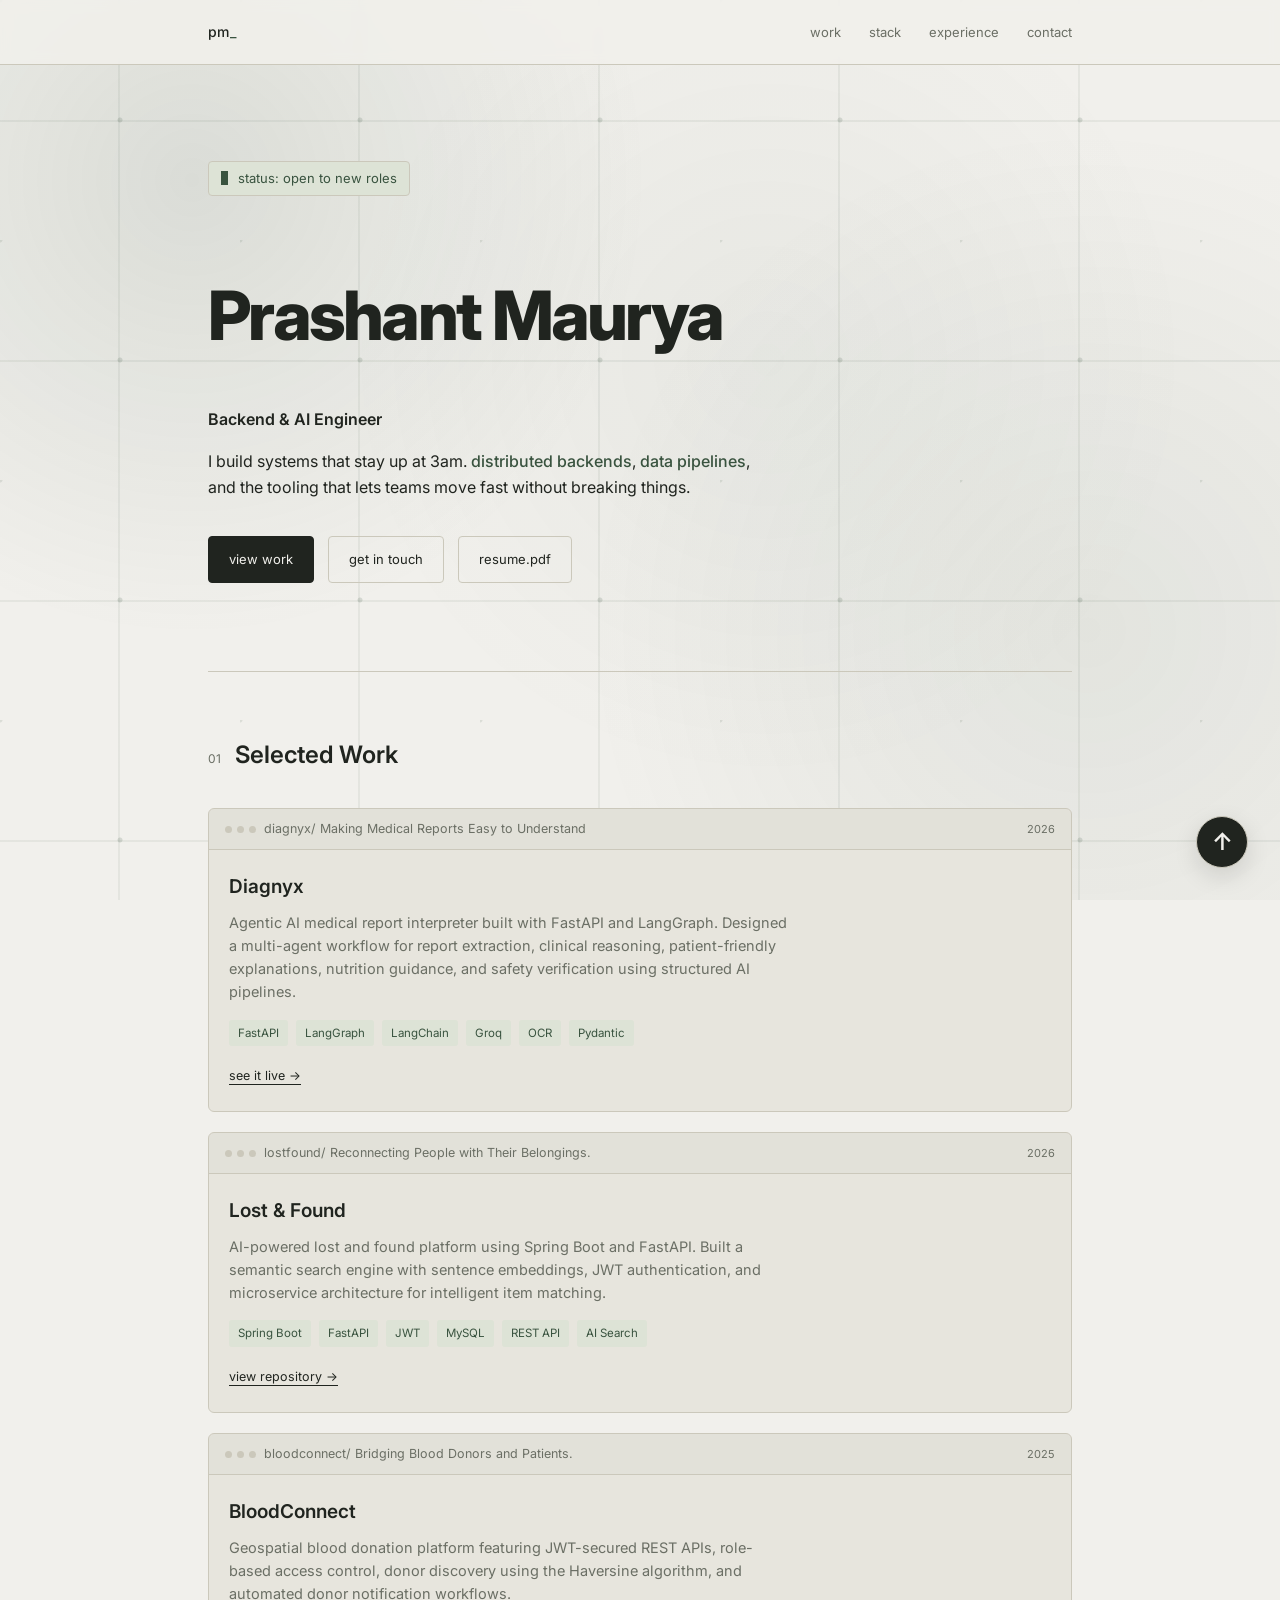
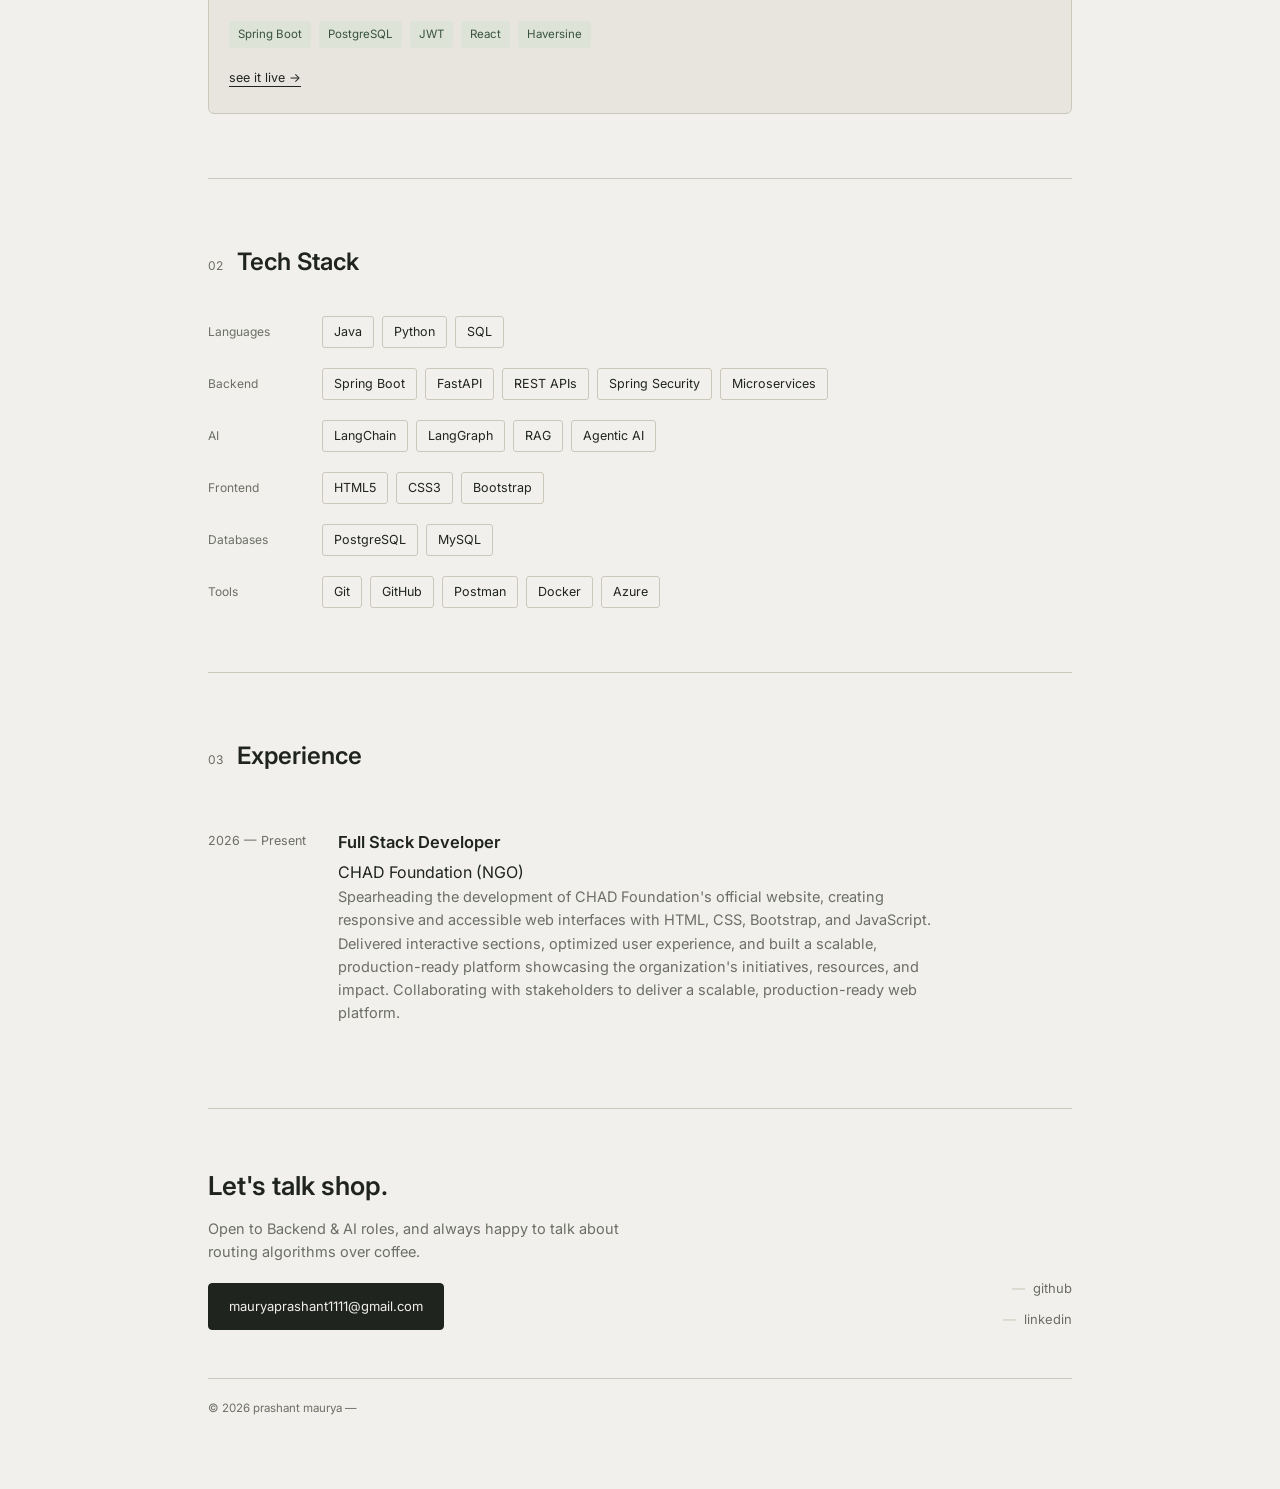
<file: index.html>
<!DOCTYPE html>
<html lang="en">
<head>
<meta charset="UTF-8">
<meta name="viewport" content="width=device-width, initial-scale=1.0">
<title>Prashant Maurya — Backend & AI Engineer</title>
<link rel="icon" type="image/png" href="./data/logo.png">
<link rel="preconnect" href="https://fonts.googleapis.com">
<link rel="preconnect" href="https://fonts.gstatic.com" crossorigin>
<link href="https://fonts.googleapis.com/css2?family=Inter:wght@400;500;600;700;800&family=JetBrains+Mono:wght@400;500&display=swap" rel="stylesheet">
<link rel="stylesheet" href="styles.css">
</head>
<body>

<header>
  <nav class="wrap">
    <div class="logo">pm<span style="color:var(--accent)">_</span></div>
    <div class="navlinks">
      <a href="index.html#work">work</a>
      <a href="index.html#stack">stack</a>
      <a href="index.html#experience">experience</a>
      <!-- <a href="journey.html">journey</a> -->
      <a href="index.html#contact">contact</a>
    </div>
  </nav>
</header>

<main class="wrap">

  <section class="hero" style="border-top:none; padding-top:96px;">
    <div class="eyebrow"><span class="cursor"></span>status: open to new roles</div>
    <h1 class="name">Prashant Maurya</h1>
    <p class="role">Backend &amp; AI Engineer</p>
    <p class="bio">I build systems that stay up at 3am.  <strong>distributed backends</strong>, <strong>data pipelines</strong>, and the tooling that lets teams move fast without breaking things.</p>
    <div class="cta-row">
      <a class="btn primary" href="#work">view work</a>
      <a class="btn" href="#contact">get in touch</a>
      <a class="btn" href="data/prashant.pdf">resume.pdf</a>
    </div>
  </section>


  <!-- projects -->

  <section id="work">
  <div class="sec-head">
    <span class="sec-tag">01</span>
    <h2>Selected Work</h2>
  </div>

  <div class="projects">

    <!-- DIAGNYX -->
    <article class="card" tabindex="0">
      <div class="card-bar">
        <div class="card-file">
          <span class="dots">
            <span></span><span></span><span></span>
          </span>
          diagnyx/ Making Medical Reports Easy to Understand
        </div>
        <span style="font-family:var(--mono); font-size:11px; color:var(--muted);">
          2026
        </span>
      </div>

      <div class="card-body">
        <h3>Diagnyx</h3>
        <p>
          Agentic AI medical report interpreter built with FastAPI and
          LangGraph. Designed a multi-agent workflow for report extraction,
          clinical reasoning, patient-friendly explanations, nutrition guidance,
          and safety verification using structured AI pipelines.
        </p>

        <div class="tags">
          <span class="tag">FastAPI</span>
          <span class="tag">LangGraph</span>
          <span class="tag">LangChain</span>
          <span class="tag">Groq</span>
          <span class="tag">OCR</span>
          <span class="tag">Pydantic</span>
        </div>

        <a class="card-link" href="https://diagnyx.netlify.app/" target="_blank">
          see it live →
        </a>
      </div>
    </article>


    <!-- LOST & FOUND -->
    <article class="card" tabindex="0">
      <div class="card-bar">
        <div class="card-file">
          <span class="dots">
            <span></span><span></span><span></span>
          </span>
          lostfound/ Reconnecting People with Their Belongings.
        </div>
        <span style="font-family:var(--mono); font-size:11px; color:var(--muted);">
          2026
        </span>
      </div>

      <div class="card-body">
        <h3>Lost & Found</h3>
        <p>
          AI-powered lost and found platform using Spring Boot and FastAPI.
          Built a semantic search engine with sentence embeddings, JWT
          authentication, and microservice architecture for intelligent item
          matching.
        </p>

        <div class="tags">
          <span class="tag">Spring Boot</span>
          <span class="tag">FastAPI</span>
          <span class="tag">JWT</span>
          <span class="tag">MySQL</span>
          <span class="tag">REST API</span>
          <span class="tag">AI Search</span>
        </div>

        <a class="card-link" href="https://github.com/maurya-prashant/lostfound" target="_blank">
          view repository →
        </a>
      </div>
    </article>


    <!-- BLOODCONNECT -->
    <article class="card" tabindex="0">
      <div class="card-bar">
        <div class="card-file">
          <span class="dots">
            <span></span><span></span><span></span>
          </span>
          bloodconnect/ Bridging Blood Donors and Patients.
        </div>
        <span style="font-family:var(--mono); font-size:11px; color:var(--muted);">
          2025
        </span>
      </div>

      <div class="card-body">
        <h3>BloodConnect</h3>
        <p>
          Geospatial blood donation platform featuring JWT-secured REST APIs,
          role-based access control, donor discovery using the Haversine
          algorithm, and automated donor notification workflows.
        </p>

        <div class="tags">
          <span class="tag">Spring Boot</span>
          <span class="tag">PostgreSQL</span>
          <span class="tag">JWT</span>
          <span class="tag">React</span>
          <span class="tag">Haversine</span>
        </div>

        <a class="card-link"
           href="https://blood-connect-xi-nine.vercel.app/"
           target="_blank">
          see it live →
        </a>
      </div>
    </article>

  </div>
</section>

  <section id="stack">
  <div class="sec-head">
    <span class="sec-tag">02</span>
    <h2>Tech Stack</h2>
  </div>

  <div class="stack-groups">

    <div class="stack-row">
      <span class="stack-label">Languages</span>
      <div class="chip-row">
        <span class="chip">Java</span>
        <span class="chip">Python</span>
        <span class="chip">SQL</span>
      </div>
    </div>

    <div class="stack-row">
      <span class="stack-label">Backend</span>
      <div class="chip-row">
        <span class="chip">Spring Boot</span>
        <span class="chip">FastAPI</span>
        <span class="chip">REST APIs</span>
        <span class="chip">Spring Security</span>
        <span class="chip">Microservices</span>
      </div>
    </div>

    <div class="stack-row">
      <span class="stack-label">AI</span>
      <div class="chip-row">
        <span class="chip">LangChain</span>
        <span class="chip">LangGraph</span>
        <span class="chip">RAG</span>
        <span class="chip">Agentic AI</span>
      </div>
    </div>

    <div class="stack-row">
      <span class="stack-label">Frontend</span>
      <div class="chip-row">
        <span class="chip">HTML5</span>
        <span class="chip">CSS3</span>
        <span class="chip">Bootstrap</span>
      </div>
    </div>

    <div class="stack-row">
      <span class="stack-label">Databases</span>
      <div class="chip-row">
        <span class="chip">PostgreSQL</span>
        <span class="chip">MySQL</span>
      </div>
    </div>

    <div class="stack-row">
      <span class="stack-label">Tools</span>
      <div class="chip-row">
        <span class="chip">Git</span>
        <span class="chip">GitHub</span>
        <span class="chip">Postman</span>
        <span class="chip">Docker</span>
        <span class="chip">Azure</span>
      </div>
    </div>

  </div>
</section>

  <section id="experience">
    <div class="sec-head">
      <span class="sec-tag">03</span>
      <h2>Experience</h2>
    </div>
    <div class="exp-list">
      <div class="exp-item">
        <div class="exp-date">2026 — Present</div>
        <div>
          <h3 class="exp-role">Full Stack Developer</h3>
          <a href="https://chadindia.org" target="_blank" rel="noopener noreferrer">
            CHAD Foundation (NGO)
          </a>
        
        <p class="exp-desc">
            Spearheading the development of CHAD Foundation's official website, 
            creating responsive and accessible web interfaces with HTML, CSS, Bootstrap, and JavaScript. 
            Delivered interactive sections, optimized user experience, and built a scalable, production-ready platform 
            showcasing the organization's initiatives, resources, and impact.
            Collaborating with stakeholders to deliver a scalable, production-ready web platform.
        </p>
        </div>
      </div>

    </div>
  </section>

  <footer id="contact">
    <div class="foot-grid">
      <div>
        <h2 class="foot-head">Let's talk shop.</h2>
        <p class="foot-sub">Open to Backend & AI roles, and always happy to talk about routing algorithms over coffee.</p>
        <a class="btn primary" href="mailto:mauryaprashant1111@gmail.com">mauryaprashant1111@gmail.com</a>
      </div>
      <div class="foot-links">
        <a href="https://github.com/maurya-prashant">github</a>
        <a href="https://www.linkedin.com/in/prashant-maurya-986645331/">linkedin</a>
        <!-- <a href="#">twitter</a> -->
      </div>
    </div>
    <div class="copyright wrap" style="padding-left:0;">© 2026 prashant maurya — </div>
  </footer>

</main>

<a href="#" class="scroll-top" aria-label="Back to top">
    ↑
</a>
</body>
</html>
</file>
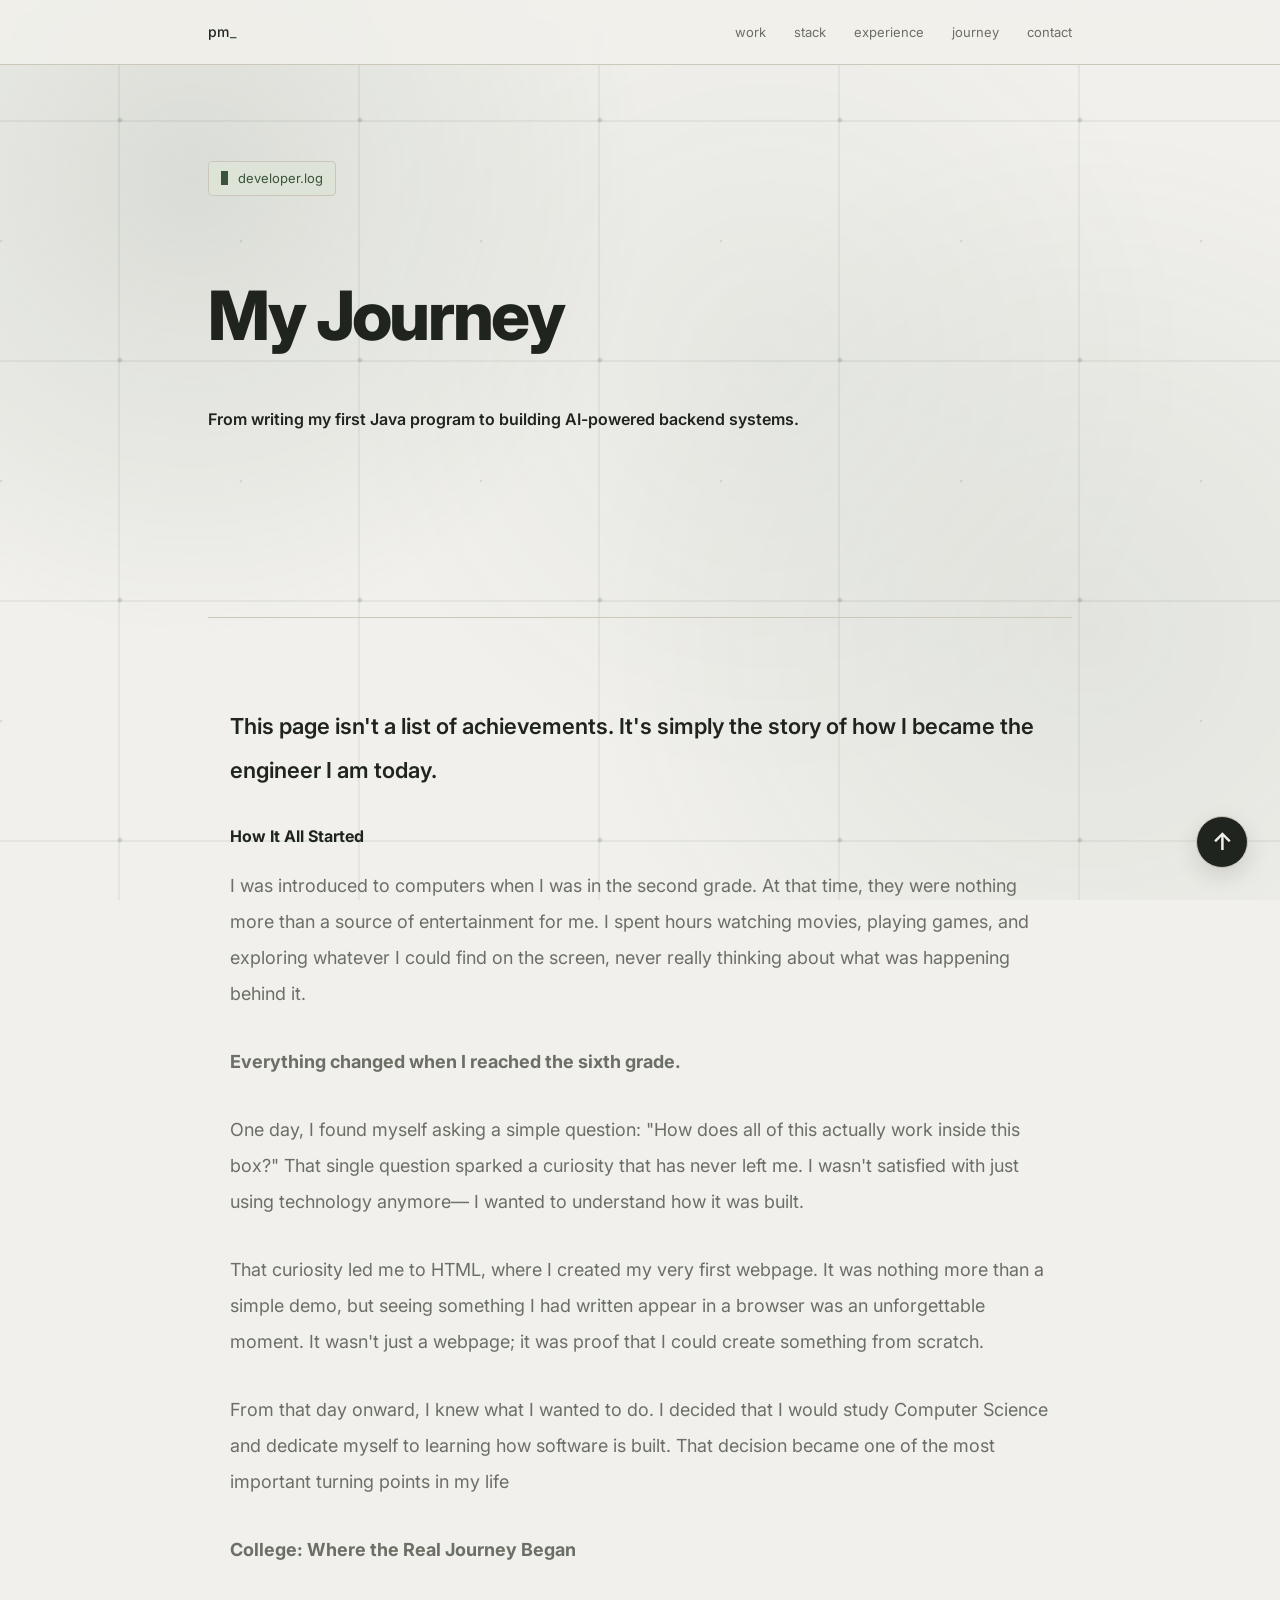
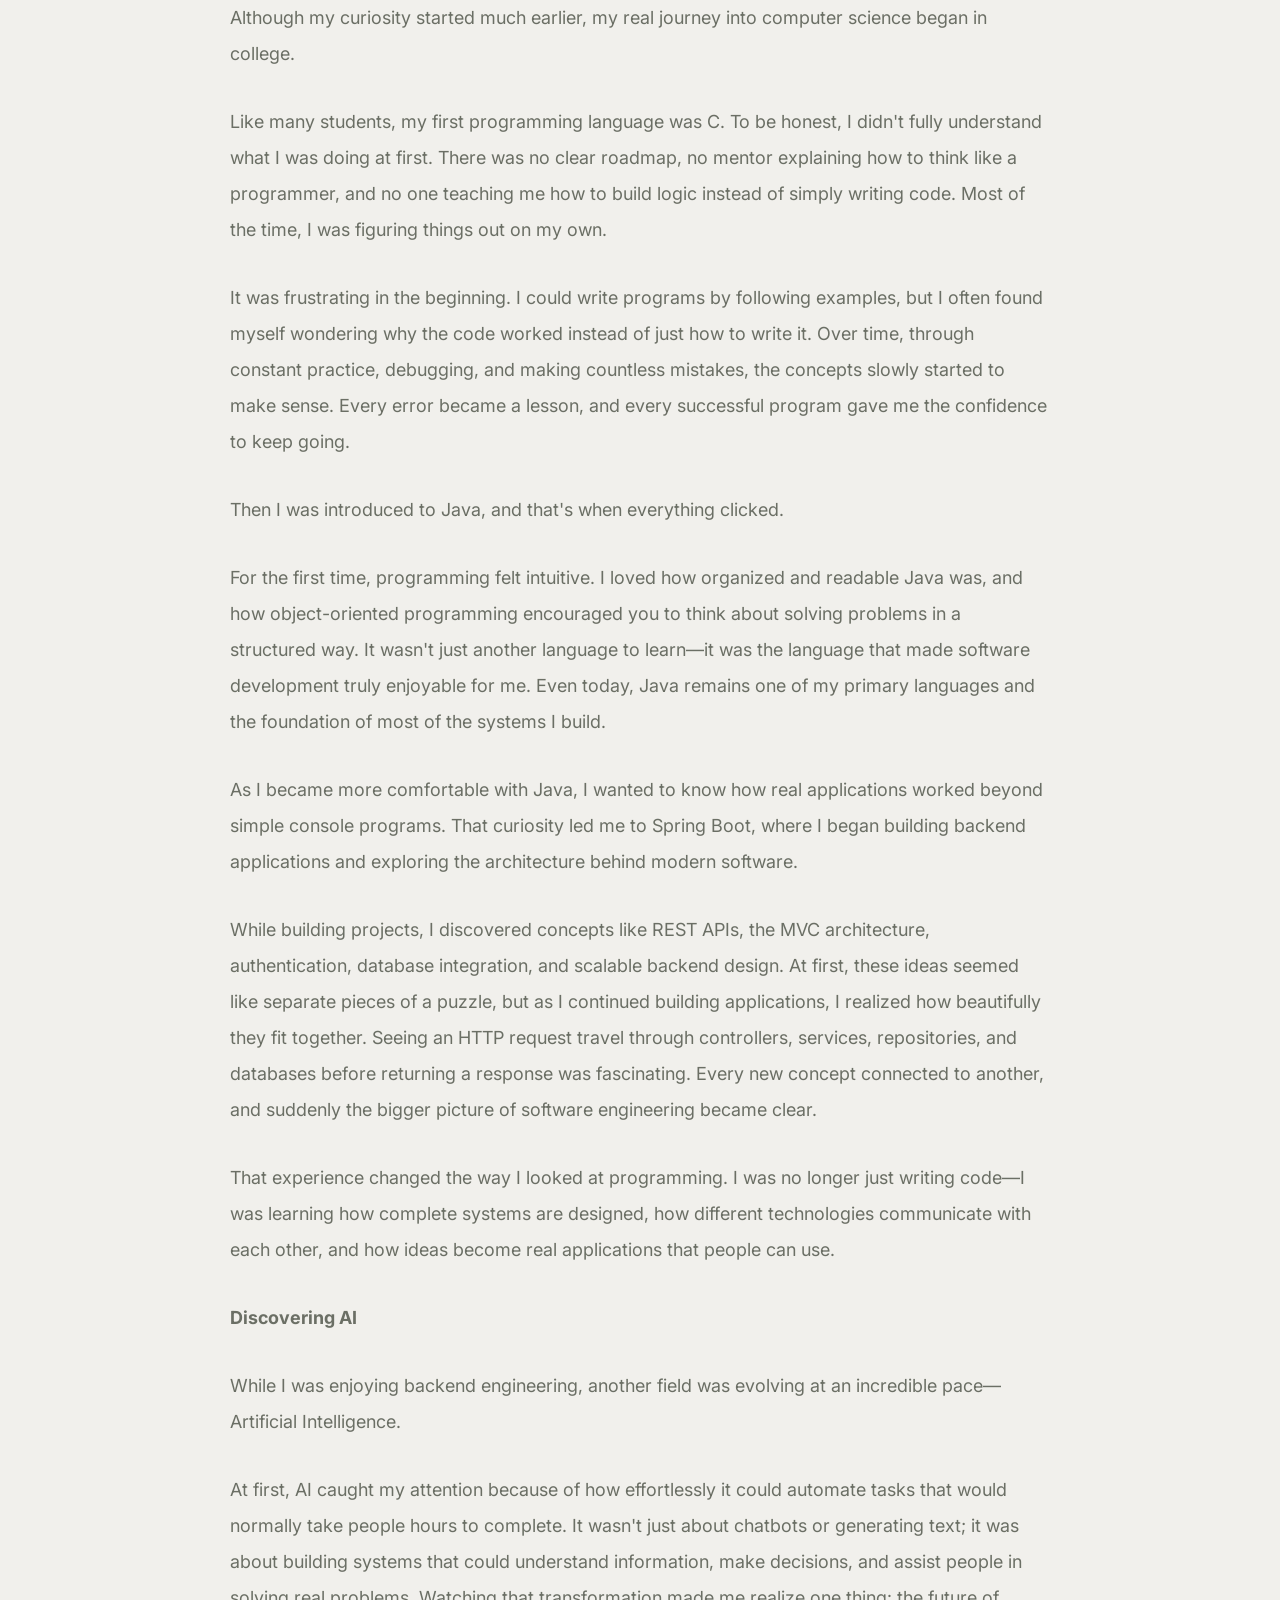
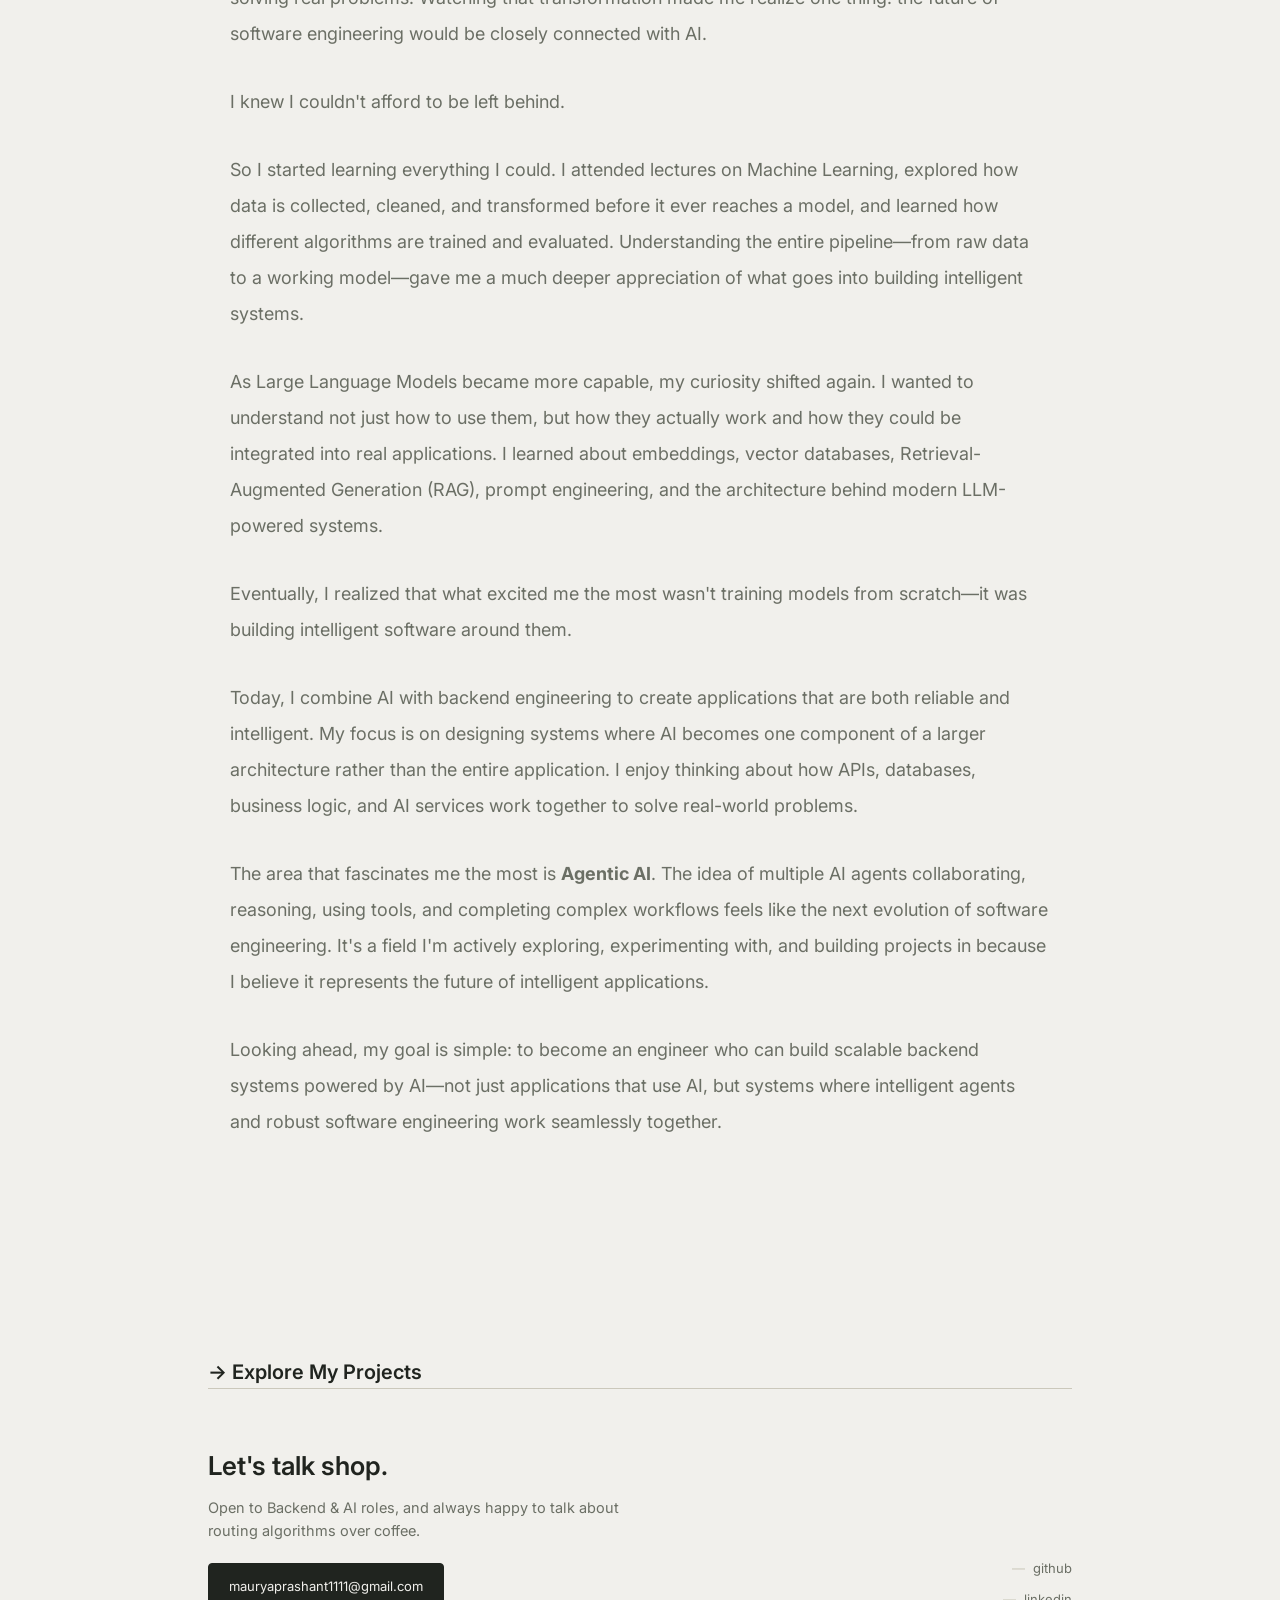
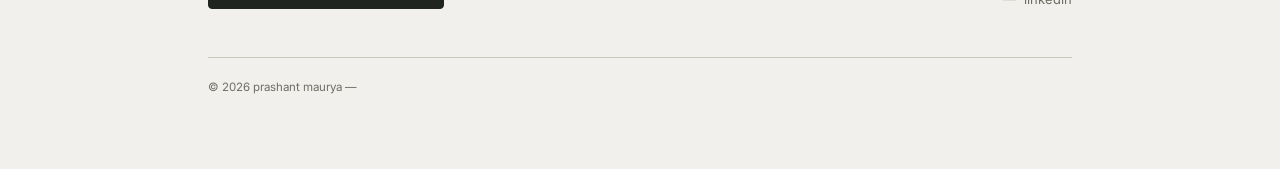
<file: journey.html>
<!DOCTYPE html>
<html lang="en">
<head>
<meta charset="UTF-8">
<meta name="viewport" content="width=device-width, initial-scale=1.0">
<title>Prashant Maurya — Backend & AI Engineer</title>
<link rel="icon" type="image/png" href="./data/logo.png">
<link rel="preconnect" href="https://fonts.googleapis.com">
<link rel="preconnect" href="https://fonts.gstatic.com" crossorigin>
<link href="https://fonts.googleapis.com/css2?family=Inter:wght@400;500;600;700;800&family=JetBrains+Mono:wght@400;500&display=swap" rel="stylesheet">
<link rel="stylesheet" href="styles.css">
</head>
<body>

<header>
  <nav class="wrap">
    <div class="logo">pm<span style="color:var(--accent)">_</span></div>
    <div class="navlinks">
      <a href="index.html#work">work</a>
      <a href="index.html#stack">stack</a>
      <a href="index.html#experience">experience</a>
      <a href="journey.html">journey</a>
      <a href="index.html#contact">contact</a>
    </div>
  </nav>
</header>

<main class="wrap">

<section class="hero" style="border-top:none; padding-top:96px;">
    <div class="eyebrow">
        <span class="cursor"></span>
        developer.log
    </div>

    <h1 class="name">My Journey</h1>

    <p class="role">
        From writing my first Java program to building AI-powered backend systems.
    </p>
</section>


<section class="journey-page">

    <article class="journey-content">

        <p>
            This page isn't a list of achievements.
            It's simply the story of how I became the engineer I am today.
        </p>

        <strong>How It All Started</strong>
        <p>
            I was introduced to computers when I was in the second grade. 
            At that time, they were nothing more than a source of entertainment for me. 
            I spent hours watching movies, playing games, and exploring whatever I could find on the screen,
            never really thinking about what was happening behind it.
        </p>

        <p>
            <strong>
                Everything changed when I reached the sixth grade.
            </strong>
        </p>

        <p>
            One day, I found myself asking a simple question: 
            "How does all of this actually work inside this box?" 
            That single question sparked a curiosity that has never left me. 
            I wasn't satisfied with just using technology anymore— I wanted to understand how it was built.
        </p>

        <p>
           That curiosity led me to HTML, where I created my very first webpage. 
           It was nothing more than a simple demo, but seeing something I had written appear 
           in a browser was an unforgettable moment. It wasn't just a webpage; 
           it was proof that I could create something from scratch.
        </p>

        <p>
            From that day onward, I knew what I wanted to do. 
            I decided that I would study Computer Science and dedicate myself to learning how software is built. 
            That decision became one of the most important turning points in my life
        </p>

        <p>
            <strong>
                College: Where the Real Journey Began
            </strong>
        </p>

        <p>
            Although my curiosity started much earlier, my real journey into computer science began in college.
        </p>

        <p>
            Like many students, my first programming language was C. 
            To be honest, I didn't fully understand what I was doing at first. 
            There was no clear roadmap, no mentor explaining how to think like a programmer, 
            and no one teaching me how to build logic instead of simply writing code. 
            Most of the time, I was figuring things out on my own.
        </p>

        <p>
            It was frustrating in the beginning. I could write programs by following examples, 
            but I often found myself wondering why the code worked instead of just how to write it. 
            Over time, through constant practice, debugging, and making countless mistakes, the concepts slowly started to make sense. 
            Every error became a lesson, and every successful program gave me the confidence to keep going.
        </p>

        <p>
            Then I was introduced to Java, and that's when everything clicked.
        </p>

        <p>
            For the first time, programming felt intuitive. I loved how organized and readable Java was, 
            and how object-oriented programming encouraged you to think about solving problems in a structured way. 
            It wasn't just another language to learn—it was the language that made software development truly enjoyable for me. Even today, 
            Java remains one of my primary languages and the foundation of most of the systems I build.
        </p>

        <p>
            As I became more comfortable with Java, 
            I wanted to know how real applications worked beyond simple console programs. 
            That curiosity led me to Spring Boot, 
            where I began building backend applications and exploring the architecture behind modern software.
        </p>

        <p>
            While building projects, I discovered concepts like REST APIs, 
            the MVC architecture, authentication, database integration, 
            and scalable backend design. At first, these ideas seemed like separate pieces of a puzzle, 
            but as I continued building applications, I realized how beautifully they fit together. 
            Seeing an HTTP request travel through controllers, services, repositories, 
            and databases before returning a response was fascinating. Every new concept connected to another, 
            and suddenly the bigger picture of software engineering became clear.
        </p>

        <p>
            That experience changed the way I looked at programming. 
            I was no longer just writing code—I was learning how complete systems are designed, 
            how different technologies communicate with each other, 
            and how ideas become real applications that people can use.
        </p>

        <p>
            <strong>
                Discovering AI
            </strong>
        </p>

        <p>
            While I was enjoying backend engineering, another field was evolving at an incredible pace—Artificial Intelligence.
        </p>
        <p>
            At first, AI caught my attention because of how effortlessly it could automate tasks that
             would normally take people hours to complete.
              It wasn't just about chatbots or generating text; 
              it was about building systems that could understand information, 
              make decisions, and assist people in solving real problems. 
              Watching that transformation made me realize one thing: the future of software engineering would be closely connected with AI.
        </p>

        <p>I knew I couldn't afford to be left behind.</p>

        <p>
            So I started learning everything I could. 
            I attended lectures on Machine Learning, explored how data is collected, 
            cleaned, and transformed before it ever reaches a model, 
            and learned how different algorithms are trained and evaluated. 
            Understanding the entire pipeline—from raw data to a working model—gave me a much deeper appreciation of what goes into building intelligent systems.
        </p>

        <p>
            As Large Language Models became more capable, 
            my curiosity shifted again. I wanted to understand not just how to use them, 
            but how they actually work and how they could be integrated into real applications. 
            I learned about embeddings, vector databases, Retrieval-Augmented Generation (RAG), prompt engineering, 
            and the architecture behind modern LLM-powered systems.
        </p>

        <p>
            Eventually, I realized that what excited me the most wasn't training models from scratch—it was building intelligent software around them.
        </p>

        <p>
            Today, I combine AI with backend engineering to create applications that are both reliable and intelligent. 
            My focus is on designing systems where AI becomes one component of a larger architecture rather than the entire application. 
            I enjoy thinking about how APIs, databases, business logic, 
            and AI services work together to solve real-world problems.
        </p>

        <p>
            The area that fascinates me the most is <strong>Agentic AI</strong>. The idea of multiple AI agents collaborating, 
            reasoning, using tools, and completing complex workflows feels like the next evolution of software engineering. 
            It's a field I'm actively exploring, experimenting with, 
            and building projects in because I believe it represents the future of intelligent applications.
        </p>

        <p>
            Looking ahead, my goal is simple: to become an engineer who can build scalable backend systems powered by AI—not just applications that use AI, 
            but systems where intelligent agents and robust software engineering work seamlessly together.
        </p>
    </article>

    

</section>

<div class="journey-cta">
    <a href="https://github.com/maurya-prashant" target="_blank">
        → Explore My Projects
    </a>
</div>

<footer id="contact">
    <div class="foot-grid">
      <div>
        <h2 class="foot-head">Let's talk shop.</h2>
        <p class="foot-sub">Open to Backend & AI roles, and always happy to talk about routing algorithms over coffee.</p>
        <a class="btn primary" href="mailto:mauryaprashant1111@gmail.com">mauryaprashant1111@gmail.com</a>
      </div>
      <div class="foot-links">
        <a href="https://github.com/maurya-prashant">github</a>
        <a href="https://www.linkedin.com/in/prashant-maurya-986645331/">linkedin</a>
        <!-- <a href="#">twitter</a> -->
      </div>
    </div>
    <div class="copyright wrap" style="padding-left:0;">© 2026 prashant maurya — </div>
  </footer>

</main>

<a href="#" class="scroll-top" aria-label="Back to top">
    ↑
</a>
</body>
</html>
</file>
<file: styles.css>
:root{
    --bg:#F1F0EC;
    --surface:#E7E5DD;
    --ink:#20241F;
    --muted:#6B6F65;
    --line:#CBC8BB;
    --accent:#39533F;
    --accent-soft:#DDE3D6;

    /* --body:'JetBrains body', bodyspace; */
    --display:'Inter', sans-serif;
    --body:'Inter', sans-serif;
}

  *{ box-sizing:border-box; }
  html{ scroll-behavior:smooth; }
  body{
    margin:0;
    font-family:var(--body);
    line-height:1.6;
    color:var(--ink);
    background-color:var(--bg);

    background-image:

    /* Vertical traces */
    repeating-linear-gradient(
        90deg,
        transparent 0,
        transparent 118px,
        rgba(57,83,63,.07) 118px,
        rgba(57,83,63,.07) 120px,
        transparent 120px,
        transparent 240px
    ),

    /* Horizontal traces */
    repeating-linear-gradient(
        0deg,
        transparent 0,
        transparent 118px,
        rgba(57,83,63,.07) 118px,
        rgba(57,83,63,.07) 120px,
        transparent 120px,
        transparent 240px
    ),

    /* Connection nodes */
    radial-gradient(circle at 120px 120px,
        rgba(57,83,63,.16) 2px,
        transparent 3px),

    radial-gradient(circle at 0 0,
        rgba(57,83,63,.12) 2px,
        transparent 3px);

    background-size:
        240px 240px,
        240px 240px,
        240px 240px,
        240px 240px;

    background-attachment: fixed;
}
body::before{
    content:"";
    position:fixed;
    inset:0;
    pointer-events:none;
    z-index:-1;

    background:
        radial-gradient(circle at 15% 20%,
            rgba(57,83,63,.12),
            transparent 35%),

        radial-gradient(circle at 85% 70%,
            rgba(57,83,63,.08),
            transparent 40%),

        radial-gradient(circle at 60% 40%,
            rgba(57,83,63,.05),
            transparent 45%);
}
  a{ color:inherit; text-decoration:none; }

  ::selection{ background:var(--accent); color:var(--bg); }

  .wrap{ max-width:920px; margin:0 auto; padding:0 28px; }



  /* ---------- nav ---------- */
  header{
    position:sticky; top:0; z-index:10;
    backdrop-filter: blur(6px);
    background: rgba(241,240,236,0.85);
    border-bottom:1px solid var(--line);
  }
  nav.wrap{
    display:flex; align-items:center; justify-content:space-between;
    height:64px;
  }
  .logo{
    font-family:var(--body); font-size:14px; font-weight:500;
    letter-spacing:0.02em;
  }
  .navlinks{ display:flex; gap:28px; }
  .navlinks a{
    font-family:var(--body); font-size:13px; color:var(--muted);
    transition:color .15s ease;
  }
  .navlinks a:hover{ color:var(--ink); }
  .navlinks a:focus-visible, .btn:focus-visible, .card:focus-visible{
    outline:2px solid var(--accent); outline-offset:3px;
  }



  /* ---------- hero ---------- */
  .hero{ padding:96px 0 88px; }
  .eyebrow{
    display:inline-flex; align-items:center; gap:10px;
    font-family:var(--body); font-size:13px; color:var(--accent);
    background:var(--accent-soft);
    border:1px solid var(--line);
    padding:6px 12px; border-radius:4px;
    margin-bottom:28px;
  }
  .cursor{
    width:7px; height:14px; background:var(--accent);
    animation:blink 1.1s steps(1) infinite;
  }
  @keyframes blink{ 50%{ opacity:0; } }
  @media (prefers-reduced-motion: reduce){ .cursor{ animation:none; } }

  /* h1.name{
    font-family:var(--display); font-weight:600;
    font-size:clamp(40px, 6vw, 68px);
    line-height:1.04; letter-spacing:-0.01em;
    margin:0 0 14px;
  }
  .role{
    font-family:var(--display); font-weight:500;
    font-size:20px; color:var(--muted); margin:0 0 22px;
  } */
   h1.name{
    font-family:var(--display);
    font-weight:800;
    font-size:clamp(40px,6vw,68px);
    line-height:1.04;
    letter-spacing:-0.04em;
}

.role{
    font-family:var(--display);
    font-weight:600;
}

.sec-head h2{
    font-family:var(--display);
    font-weight:700;
}

.card-body h3{
    font-family:var(--display);
    font-weight:700;
}

.exp-role{
    font-family:var(--display);
    font-weight:700;
}

.foot-head{
    font-family:var(--display);
    font-weight:800;
}
  .bio{
    max-width:560px; color:var(--ink); font-size:16px; margin:0 0 36px;
  }
  .bio strong{ font-weight:500; color:var(--accent); }

  .cta-row{ display:flex; gap:14px; flex-wrap:wrap; }
  .btn{
    font-family:var(--body); font-size:13px;
    padding:12px 20px; border-radius:4px;
    border:1px solid var(--line);
    display:inline-flex; align-items:center; gap:8px;
    transition: border-color .15s ease, transform .1s ease;
  }
  .btn:hover{ border-color:var(--accent); }
  .btn:active{ transform:scale(0.98); }
  .btn.primary{ background:var(--ink); color:var(--bg); border-color:var(--ink); }
  .btn.primary:hover{ background:var(--accent); border-color:var(--accent); }



  /* ---------- section headers ---------- */
  section{ padding:64px 0; border-top:1px solid var(--line); }
  .sec-head{
    display:flex; align-items:baseline; gap:14px; margin-bottom:34px;
  }
  .sec-tag{
    font-family:var(--body); font-size:12px; color:var(--muted);
  }
  .sec-head h2{
    font-family:var(--display); font-weight:600; font-size:24px; margin:0;
  }



  /* ---------- projects ---------- */
  .projects{ display:flex; flex-direction:column; gap:20px; }
  .card{
    border:1px solid var(--line); border-radius:6px;
    background:var(--surface); overflow:hidden;
  }
  .card-bar{
    display:flex; align-items:center; justify-content:space-between;
    padding:10px 16px; border-bottom:1px solid var(--line);
    background:rgba(0,0,0,0.02);
  }
  .card-file{
    font-family:var(--body); font-size:12.5px; color:var(--muted);
    display:flex; align-items:center; gap:8px;
  }
  .dots{ display:flex; gap:5px; }
  .dots span{
    width:7px; height:7px; border-radius:50%; background:var(--line);
  }
  .card-body{ padding:22px 20px 24px; }
  .card-body h3{
    font-family:var(--display); font-weight:600; font-size:19px; margin:0 0 8px;
  }
  .card-body p{ margin:0 0 16px; color:var(--muted); font-size:14.5px; max-width:560px; }
  .tags{ display:flex; flex-wrap:wrap; gap:8px; margin-bottom:16px; }
  .tag{
    font-family:var(--body); font-size:11.5px; color:var(--accent);
    background:var(--accent-soft); padding:4px 9px; border-radius:3px;
  }
  .card-link{
    font-family:var(--body); font-size:12.5px; color:var(--ink);
    border-bottom:1px solid var(--ink); padding-bottom:1px;
  }
  .card-link:hover{ color:var(--accent); border-color:var(--accent); }



  /* ---------- stack ---------- */
  .stack-groups{ display:flex; flex-direction:column; gap:20px; }
  .stack-row{ display:flex; gap:18px; align-items:baseline; flex-wrap:wrap; }
  .stack-label{
    font-family:var(--body); font-size:12px; color:var(--muted);
    width:96px; flex-shrink:0;
  }
  .chip-row{ display:flex; flex-wrap:wrap; gap:8px; }
  .chip{
    font-family:var(--body); font-size:12.5px;
    border:1px solid var(--line); padding:5px 11px; border-radius:3px;
  }



  /* ---------- experience ---------- */
  .exp-list{ display:flex; flex-direction:column; }
  .exp-item{
    display:grid; grid-template-columns:110px 1fr;
    gap:20px; padding:20px 0; border-top:1px solid var(--line);
  }
  .exp-item:first-child{ border-top:none; }
  .exp-date{ font-family:var(--body); font-size:12.5px; color:var(--muted); padding-top:2px; }
  .exp-role{ font-family:var(--display); font-weight:600; font-size:16.5px; margin:0 0 4px; }
  .exp-org{ font-family:var(--body); font-size:12.5px; color:var(--accent); margin-bottom:8px; }
  .exp-desc{ font-size:14.5px; color:var(--muted); max-width:600px; margin:0; }




  /* ---------- footer ---------- */
  footer{ padding:56px 0 72px; border-top:1px solid var(--line); }
  .foot-grid{
    display:flex; justify-content:space-between; align-items:flex-end; flex-wrap:wrap; gap:24px;
  }
  .foot-head{
    font-family:var(--display); font-weight:600; font-size:26px; margin:0 0 10px;
  }
  .foot-sub{ color:var(--muted); font-size:14.5px; margin:0 0 20px; max-width:420px; }
  .foot-links{ display:flex; flex-direction:column; gap:10px; align-items:flex-end; }
  .foot-links a{
    font-family:var(--body); font-size:13px; color:var(--muted);
    display:flex; align-items:center; gap:8px;
  }
  .foot-links a:hover{ color:var(--ink); }
  .foot-links a::before{ content:'—'; color:var(--line); }
  .copyright{
    font-family:var(--body); font-size:11.5px; color:var(--muted);
    margin-top:48px; padding-top:20px; border-top:1px solid var(--line);
  }

  @media (max-width:640px){
    .exp-item{ grid-template-columns:1fr; gap:6px; }
    .foot-grid{ flex-direction:column; align-items:flex-start; }
    .foot-links{ align-items:flex-start; }
    .navlinks{ gap:16px; }
    .hero{ padding:64px 0 56px; }
  }


  /* scroll bar */
  .scroll-top{
    position:fixed;
    right:32px;
    bottom:32px;

    width:52px;
    height:52px;

    display:flex;
    align-items:center;
    justify-content:center;

    border-radius:50%;
    border:1px solid var(--line);

    background:var(--ink);
    color:var(--bg);

    font-size:24px;
    font-weight:600;

    text-decoration:none;

    box-shadow:0 8px 24px rgba(0,0,0,.12);

    transition:
        transform .2s ease,
        background .2s ease,
        border-color .2s ease;

    z-index:999;
}

.scroll-top:hover{
    background:var(--accent);
    border-color:var(--accent);
    transform:translateY(-4px);
}

.scroll-top:active{
    transform:scale(.95);
}

@media(max-width:640px){
    .scroll-top{
        right:20px;
        bottom:20px;
        width:46px;
        height:46px;
        font-size:20px;
    }
}


.journey-page{
    display:flex;
    justify-content:center;
    margin:80px 0 120px;
}

.journey-content{
    width:100%;
    max-width:820px;
}

.journey-content p{
    color:var(--muted);
    font-size:18px;
    line-height:2;
    margin-bottom:32px;
}

.journey-content p:first-child{
    font-size:22px;
    color:var(--text);
    font-weight:600;
}

.journey-content strong{
    color:var(--text);
}

.journey-cta{
    margin-top:70px;
}

.journey-cta a{
    font-size:20px;
    font-weight:600;
    color:var(--text);
    text-decoration:none;
    transition:.25s;
}

.journey-cta a:hover{
    color:var(--accent);
    transform:translateX(6px);
}
</file>
